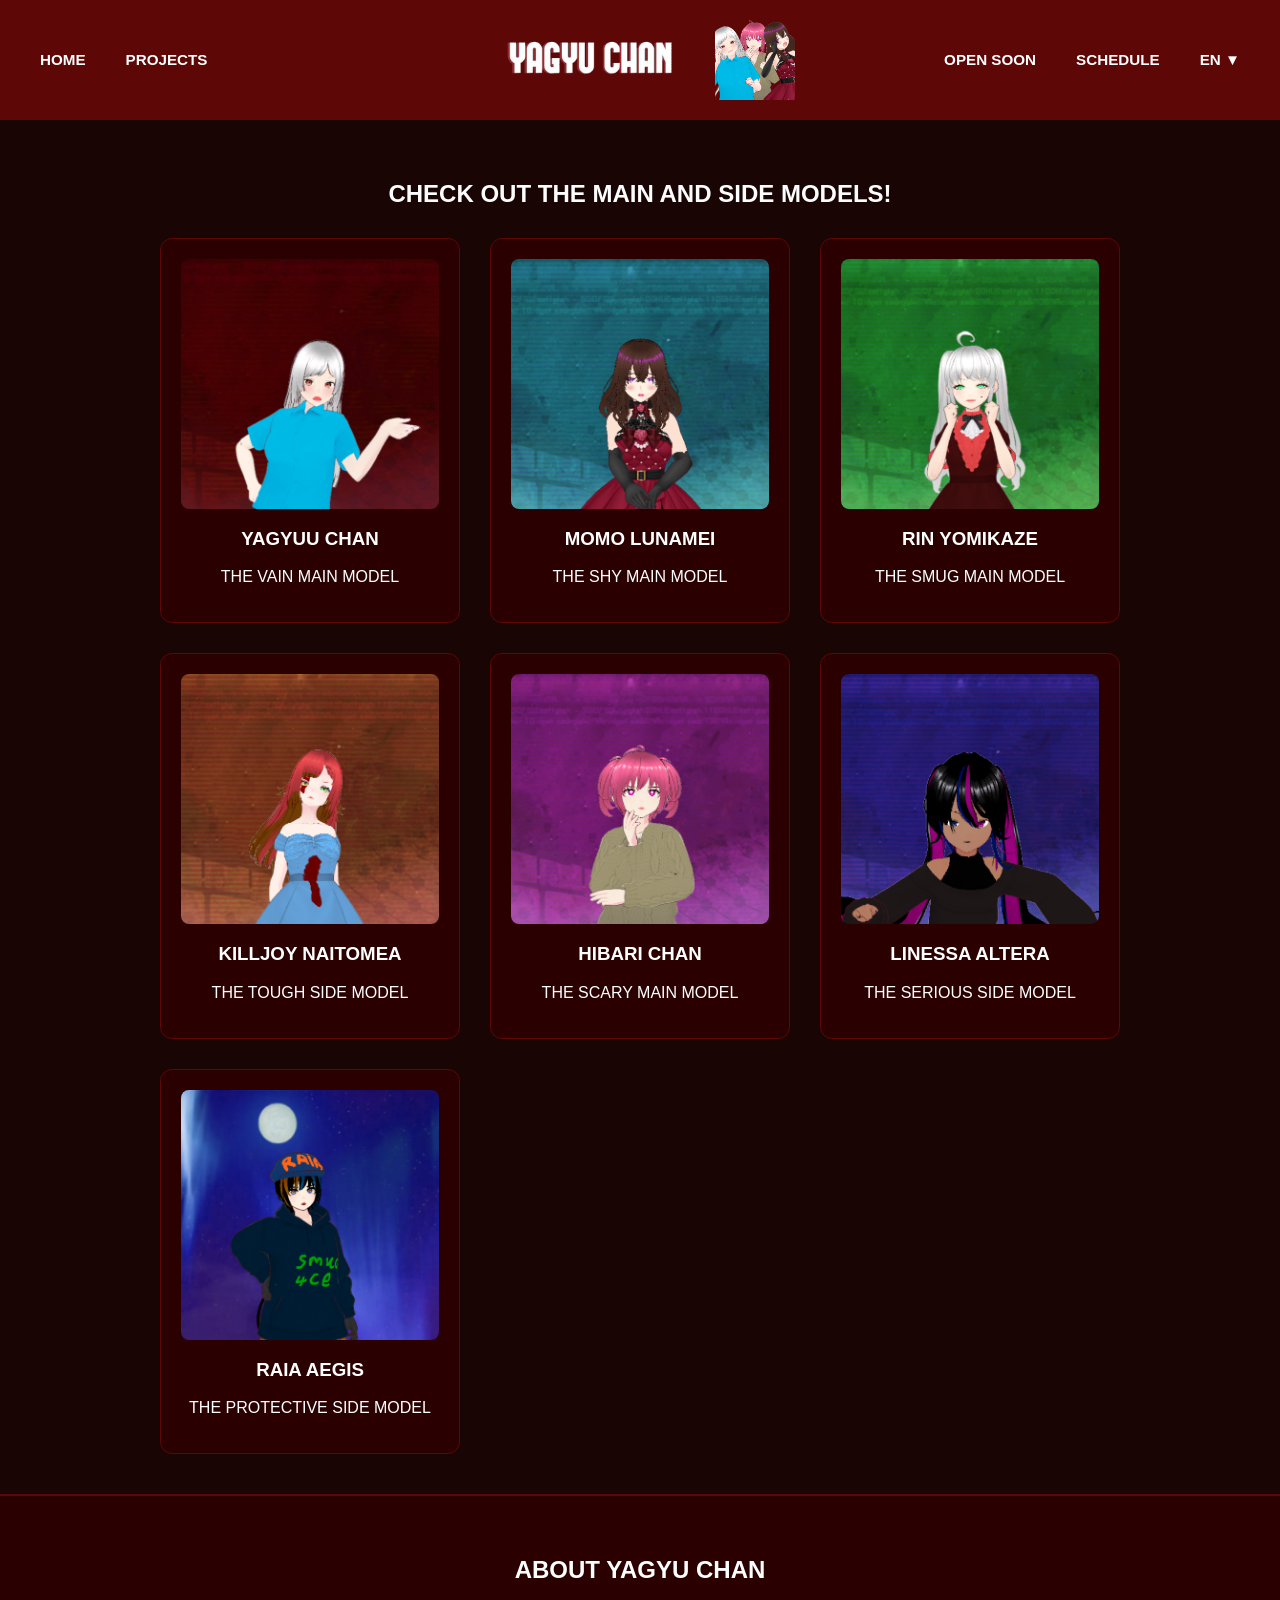
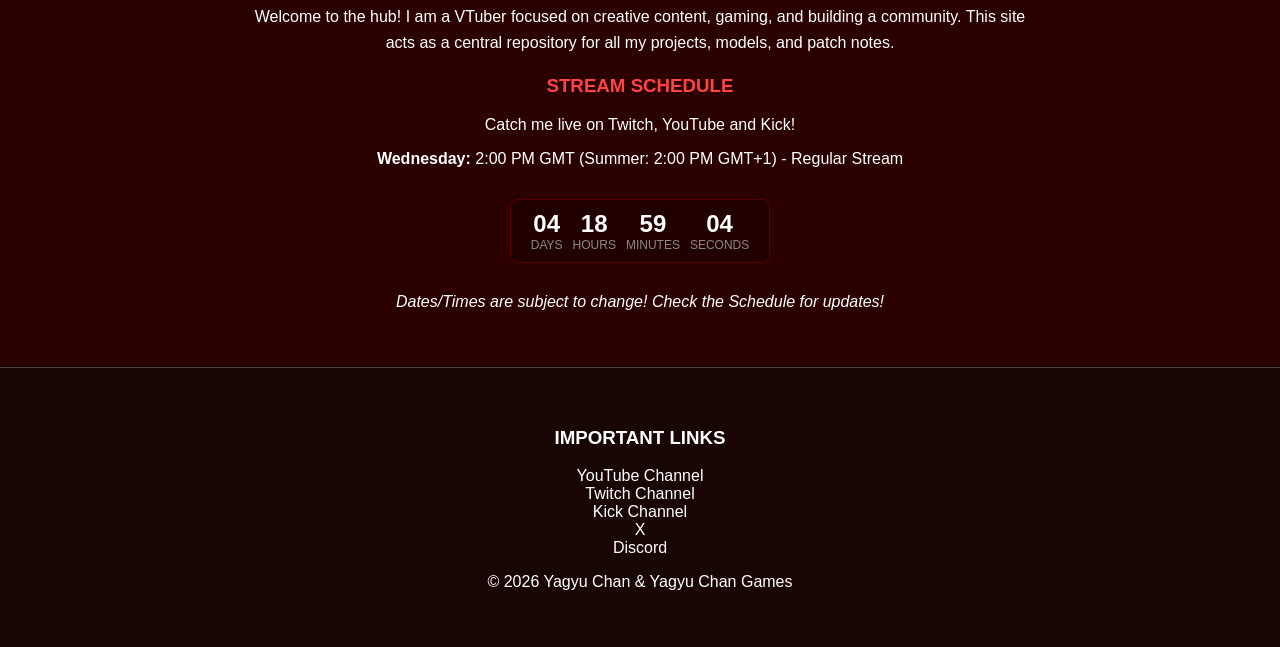
<file: index.html>
<!DOCTYPE html>
<html lang="en">
<head>
    <meta charset="UTF-8">
    <title>Home - Yagyu Chan</title>
    <link rel="stylesheet" href="style.css">
    <style>
        
        .schedule-countdown {
            margin: 15px auto;
            display: inline-flex;
            gap: 10px;
            background: rgba(30, 0, 0, 0.6);
            padding: 10px 20px;
            border-radius: 8px;
            border: 1px solid #5a0000;
        }
        .schedule-time-box {
            font-size: 0.75rem;
            color: #888;
            text-transform: uppercase;
        }
        .schedule-time-box span {
            display: block;
            font-size: 1.5rem;
            font-weight: bold;
            color: #ffffff;
        }
    </style>
</head>
<body>

<header>
    <nav class="nav-left">
        <ul>
            <li><a href="index.html">HOME</a></li>
            <li class="dropdown">
                <a href="#">PROJECTS</a>
                <ul class="dropdown-content">
                    <li><a href="https://yagyuchan.github.io/FightForFreedom/">Fight For Freedom</a></li>
                    <li><a href="models.html">Model Gallery</a></li>
                </ul>
            </li>
        </ul>
    </nav>

    <div class="branding">
        <a href="index.html" class="logo"><img src="Yagyu Chan.png" alt="Logo"></a>
        <div class="mascot-img"></div>
    </div>

    <nav class="nav-right">
        <ul>
            <li><a href="maintenance.html">OPEN SOON</a></li>
            <li><a href="https://calendar.google.com/calendar/u/0/embed?src=902b26a04947ad3a99c00103e57371efa73a3282f217838b615a7cbea26bfd91@group.calendar.google.com&ctz=Europe/London&pli=1">SCHEDULE</a></li>
            
            <li class="dropdown">
                <a href="#">EN ▼</a>
                <ul class="dropdown-content">
                    <li><a href="index.html">English</a></li>
                    <li><a href="jp/index.html">日本語</a></li>
                </ul>
            </li>
        </ul>
    </nav>
</header>

<section class="personalities">
    <h2 style="text-align: center;">CHECK OUT THE MAIN AND SIDE MODELS!</h2>
    <div class="grid">
        <div class="card">
            <img src="Yagyu.png" alt="Yagyu Chan">
            <h3>YAGYUU CHAN</h3>
            <p>THE VAIN MAIN MODEL</p>
            <div class="hidden-details" style="display:none;">
                <p>Japanese Name: 柳生 チャン</p>
				<p>Birthday: August 27th</p>
				<p>Personality: Serious and relaxed</p>
				<p>Likes: The thrill of play and chat</p>
				<p>Dislikes: Dishonesty</p>
				<p>Serious and a main face alongside Momo and Hibari. Danger walks every corner with her around.</p>
            </div>
        </div>
        <div class="card">
            <img src="Momo.png" alt="Momo Lunamei">
            <h3>MOMO LUNAMEI</h3>
            <p>THE SHY MAIN MODEL</p>
            <div class="hidden-details" style="display:none;">
                <p>Japanese Name: モモ・ルナメイ</p>
				<p>Birthday: December 15th</p>
				<p>Personality: Shy but hard working</p>
				<p>Likes: Victory and being adored</p>
				<p>Dislikes: Being shy and anger</p>
				<p>Shy and deadly! Her anger is to never be seen otherwise it can have destructive effects.</p>
            </div>
        </div>
        <div class="card">
            <img src="Rin.png" alt="Rin Yomikaze">
            <h3>RIN YOMIKAZE</h3>
            <p>THE SMUG MAIN MODEL</p>
            <div class="hidden-details" style="display:none;">
                <p>Japanese Name: リン・ヨミカズ</p>
				<p>Birthday: June 18th</p>
				<p>Personality: Smug and self-absorbed</p>
				<p>Likes: Her looks and fans</p>
				<p>Dislikes: Being outshined</p>
				<p>A materialistic and smug lady that hopes to one day become an idol and have fans of her own. Also a serving member of the Discord Server security squad Smug 4CE (Smug Force) alongside Raia Aegis.</p>
            </div>
        </div>
        <div class="card">
            <img src="Killjoy.png" alt="Killjoy Naitomea">
            <h3>KILLJOY NAITOMEA</h3>
            <p>THE TOUGH SIDE MODEL</p>
            <div class="hidden-details" style="display:none;">
                <p>Japanese Name: キルジョイ・ナイトメア</p>
				<p>Birthday: April 21st</p>
				<p>Personality: Angry and persistent</p>
				<p>Likes: Victory and being adored</p>
				<p>Dislikes: Cowardice</p>
				<p>Born in the art of war and raised by constant trials in her life she knows what it takes to win.</p>
            </div>
        </div>
        <div class="card">
            <img src="Hibari.png" alt="Hibari Chan">
            <h3>HIBARI CHAN</h3>
            <p>THE SCARY MAIN MODEL</p>
            <div class="hidden-details" style="display:none;">
                <p>Japanese Name: ひばり・チャン</p>
				<p>Birthday: October 2nd</p>
				<p>Personality: Unpredictable</p>
				<p>Likes: Chasing and eating Crickets</p>
				<p>Dislikes: losing</p>
				<p>Hibariphobia is not real... it can't be no it is too late Hibari is here and now all are scared!</p>
            </div>
        </div>
        <div class="card">
            <img src="Linessa.png" alt="Linessa Altera">
            <h3>LINESSA ALTERA</h3>
            <p>THE SERIOUS SIDE MODEL</p>
            <div class="hidden-details" style="display:none;">
                <p>Japanese Name: リネッサ・アルテラ</p>
				<p>Birthday: November 12th</p>
				<p>Personality: Loner and aggressive</p>
				<p>Likes: Sweets/Candy and Independence</p>
				<p>Dislikes: Teamwork</p>
				<p>Linessa enjoys hunting down rare opportunities but has a lot of trouble communicating them to others.</p>
            </div>
        </div>
		        <div class="card">
            <img src="Raia.png" alt="Raia Aegis">
            <h3>RAIA AEGIS</h3>
            <p>THE PROTECTIVE SIDE MODEL</p>
            <div class="hidden-details" style="display:none;">
                <p>Japanese Name: ライア・イージス</p>
				<p>Birthday: May 20th</p>
				<p>Personality: Protective and Weapon obsessed</p>
				<p>Likes: Weapons and protecting people</p>
				<p>Dislikes: Being Outsmarted</p>
				<p>Raia is themed after the RaidProtect bot in my server and is one of the serving members of Smug Force alongside Rin Yomikaze.</p>
            </div>
        </div>
    </div>
</section>

<section id="about" style="padding: 40px; background: #2a0000; text-align: center; border-top: 2px solid #5d0707;">
    <h2>ABOUT YAGYU CHAN</h2>
    <p style="max-width: 800px; margin: 0 auto 20px auto; line-height: 1.6;">
        Welcome to the hub! I am a VTuber focused on creative content, gaming, and 
        building a community. This site acts as a central repository for all my 
        projects, models, and patch notes.
    </p>

    <h3 style="color: #ff4444;">STREAM SCHEDULE</h3>
    <p>Catch me live on Twitch, YouTube and Kick!</p>
    <ul style="list-style: none; padding: 0;">
        <li><strong>Wednesday:</strong> 2:00 PM GMT (Summer: 2:00 PM GMT+1) - Regular Stream</li>
    </ul>

    
    <div class="schedule-countdown" id="streamCountdown">
        <div class="schedule-time-box"><span id="s-days">00</span>Days</div>
        <div class="schedule-time-box"><span id="s-hours">00</span>Hours</div>
        <div class="schedule-time-box"><span id="s-minutes">00</span>Minutes</div>
        <div class="schedule-time-box"><span id="s-seconds">00</span>Seconds</div>
    </div>

    <p style="margin-top: 15px;"><em>Dates/Times are subject to change! Check the Schedule for updates!</em></p>
</section>

<footer>
    <div>
        <h3>IMPORTANT LINKS</h3>
        <p>
            <a href="https://www.youtube.com/@YagyuChanVT">YouTube Channel</a><br>
            <a href="https://www.twitch.tv/yagyuchanvt">Twitch Channel</a><br>
            <a href="https://kick.com/yagyuchanvt">Kick Channel</a><br>
			<a href="https://x.com/YagyuChanVT">X</a><br>
			<a href="https://discord.gg/vSHW7xh">Discord</a><br>
        </p>
		
		<p> &copy; 2026 Yagyu Chan & Yagyu Chan Games </p>
    </div>
</footer>

<div id="characterModal" class="modal">
    <div class="modal-content">
        <span class="close">&times;</span>
        <h2 id="modalTitle"></h2>
        <p id="modalDesc"></p>
        <div id="modalExtra"></div>
    </div>
</div>

<script>
    
    const modal = document.getElementById("characterModal");
    const modalTitle = document.getElementById("modalTitle");
    const modalDesc = document.getElementById("modalDesc");
    const modalExtra = document.getElementById("modalExtra");
    const closeBtn = document.querySelector(".close");

    document.querySelectorAll(".card").forEach(card => {
        card.addEventListener("click", () => {
            modalTitle.innerText = card.querySelector("h3").innerText;
            modalDesc.innerText = card.querySelector("p").innerText;
            const extra = card.querySelector(".hidden-details");
            modalExtra.innerHTML = extra ? extra.innerHTML : "";
            modal.style.display = "block";
        });
    });

    closeBtn.onclick = () => modal.style.display = "none";
    window.onclick = (event) => { if (event.target == modal) modal.style.display = "none"; }

    
    function getNextStreamTime(targetDayOfWeek, targetHour, targetMinute) {
        const now = new Date();
        const result = new Date(Date.UTC(
            now.getUTCFullYear(),
            now.getUTCMonth(),
            now.getUTCDate(),
            targetHour,
            targetMinute,
            0, 0
        ));

        let dayOfWeek = result.getUTCDay();
        let daysUntil = (targetDayOfWeek - dayOfWeek + 7) % 7;

        
        if (daysUntil === 0 && now.getTime() >= result.getTime()) {
            daysUntil = 7;
        }

        result.setUTCDate(result.getUTCDate() + daysUntil);
        return result.getTime();
    }

    document.addEventListener("DOMContentLoaded", function() {
        
        const nextStream = getNextStreamTime(3, 14, 0);

        function updateStreamCountdown() {
            const now = Date.now();
            const distance = nextStream - now;

            if (distance < 0) {
                document.getElementById("streamCountdown").innerHTML = "<h3 style='color: #ff4d4d; margin: 0;'>STREAM IS LIVE!</h3>";
                return;
            }

            const days = Math.floor(distance / (1000 * 60 * 60 * 24));
            const hours = Math.floor((distance % (1000 * 60 * 60 * 24)) / (1000 * 60 * 60));
            const minutes = Math.floor((distance % (1000 * 60 * 60)) / (1000 * 60));
            const seconds = Math.floor((distance % (1000 * 60)) / 1000);

            document.getElementById("s-days").innerText = String(days).padStart(2, '0');
            document.getElementById("s-hours").innerText = String(hours).padStart(2, '0');
            document.getElementById("s-minutes").innerText = String(minutes).padStart(2, '0');
            document.getElementById("s-seconds").innerText = String(seconds).padStart(2, '0');
        }

        updateStreamCountdown();
        setInterval(updateStreamCountdown, 1000);
    });
</script>

</body>
</html>
</file>
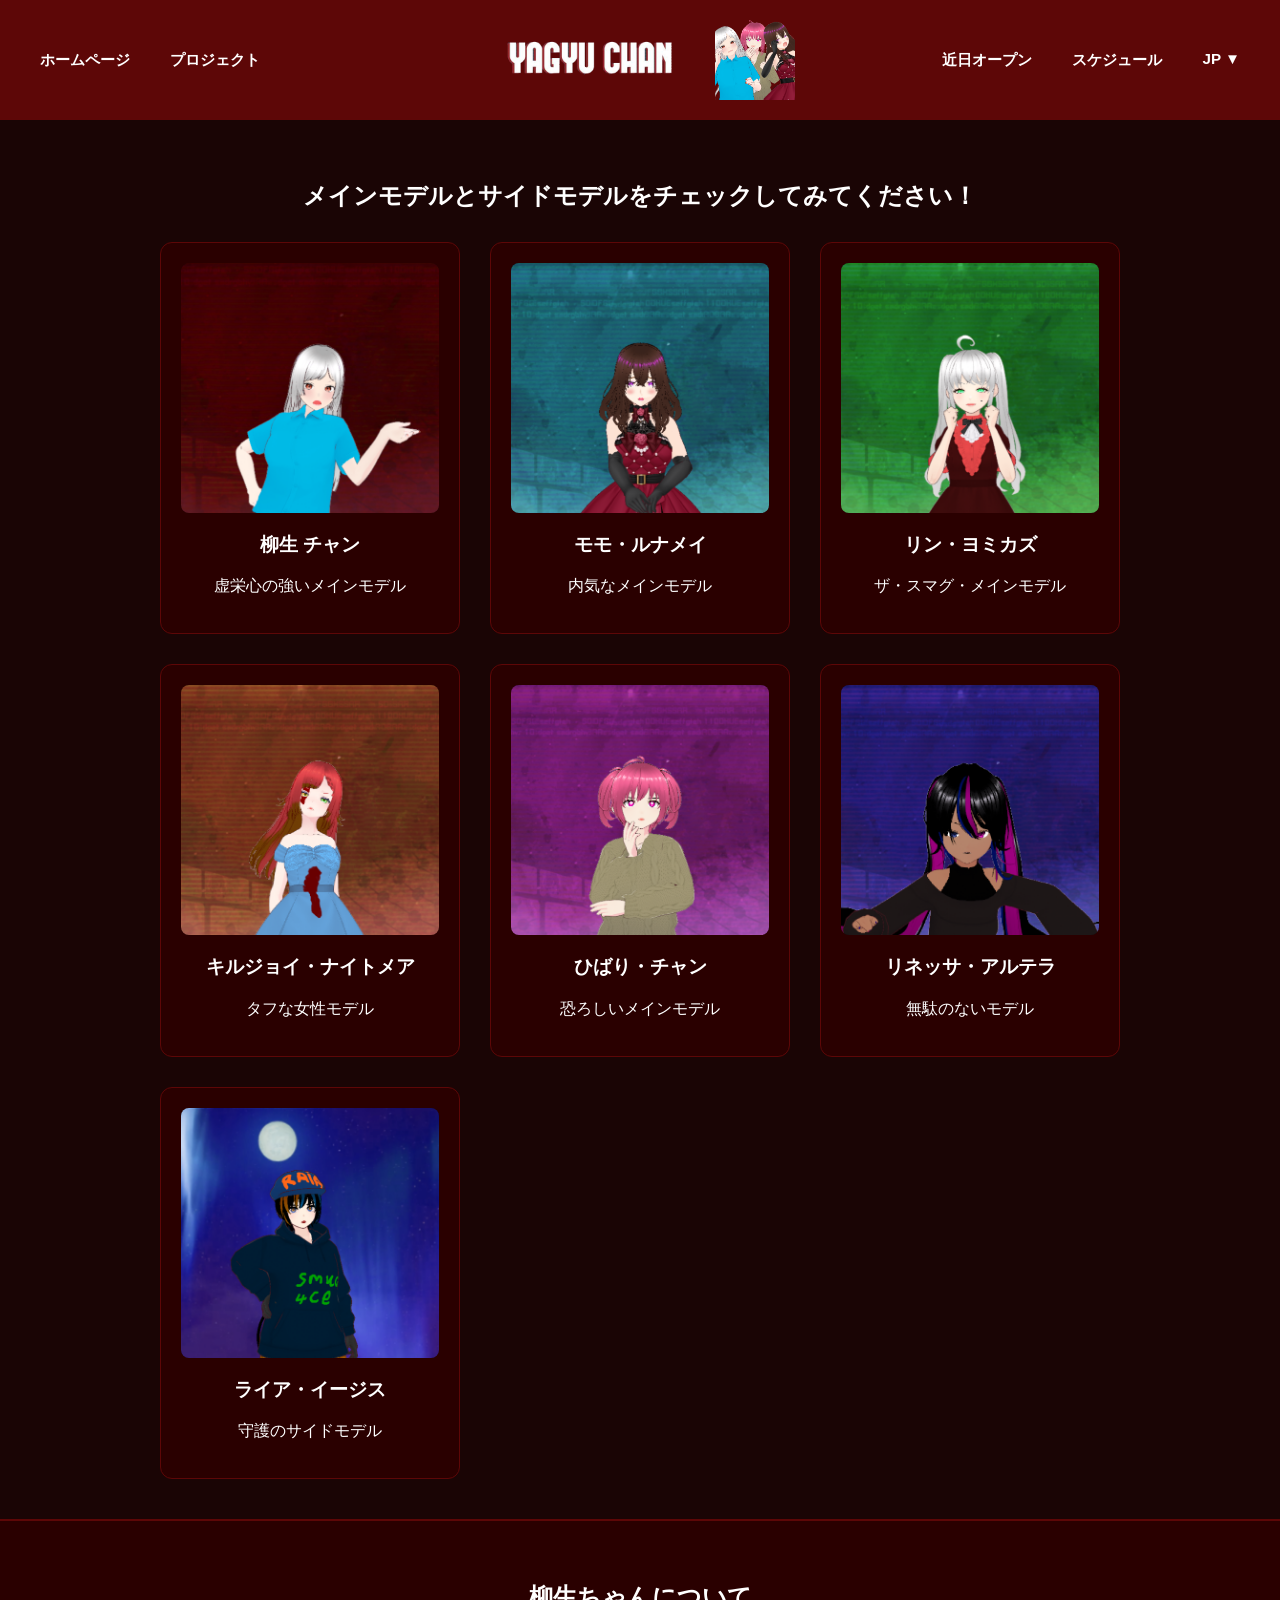
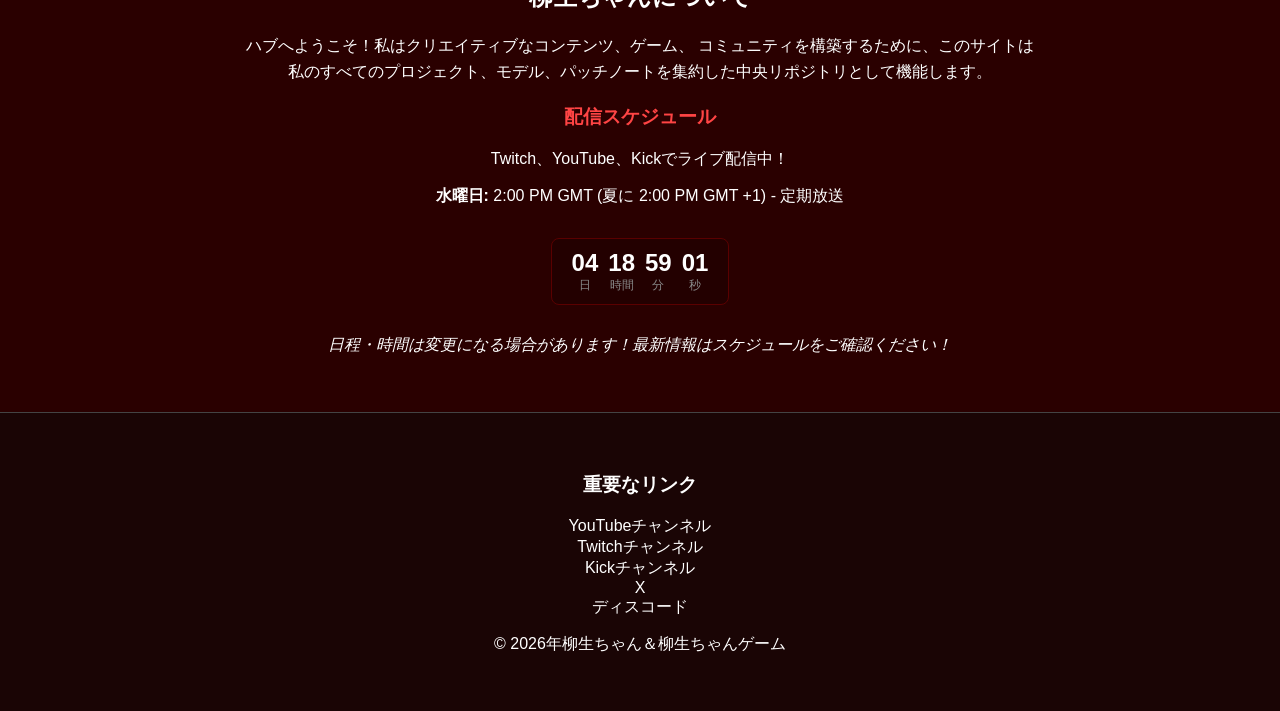
<file: jp/index.html>
<!DOCTYPE html>
<html lang="jp">
<head>
    <meta charset="UTF-8">
    <title>ホームページ - 柳生 チャン</title>
    <link rel="stylesheet" href="style.css">
    <style>
        
        .schedule-countdown {
            margin: 15px auto;
            display: inline-flex;
            gap: 10px;
            background: rgba(30, 0, 0, 0.6);
            padding: 10px 20px;
            border-radius: 8px;
            border: 1px solid #5a0000;
        }
        .schedule-time-box {
            font-size: 0.75rem;
            color: #888;
            text-transform: uppercase;
        }
        .schedule-time-box span {
            display: block;
            font-size: 1.5rem;
            font-weight: bold;
            color: #ffffff;
        }
    </style>
</head>
<body>

<header>
    <nav class="nav-left">
        <ul>
            <li><a href="index.html">ホームページ</a></li>
            <li class="dropdown">
                <a href="#">プロジェクト</a>
                <ul class="dropdown-content">
                    <li><a href="https://yagyuchan.github.io/FightForFreedom/jp/">自由のために戦え</a></li>
                    <li><a href="models.html">モデルギャラリー</a></li>
                </ul>
            </li>
        </ul>
    </nav>

    <div class="branding">
        <a href="index.html" class="logo"><img src="Yagyu Chan.png" alt="Logo"></a>
        <div class="mascot-img"></div>
    </div>

    <nav class="nav-right">
        <ul>
            <li><a href="maintenance.html">近日オープン</a></li>
            <li><a href="https://calendar.google.com/calendar/u/0/embed?src=902b26a04947ad3a99c00103e57371efa73a3282f217838b615a7cbea26bfd91@group.calendar.google.com&ctz=Europe/London&pli=1">スケジュール</a></li>
            
            <li class="dropdown">
                <a href="#">JP ▼</a>
                <ul class="dropdown-content">
                    <li><a href="../index.html">English</a></li>
                    <li><a href="index.html">日本語</a></li>
                </ul>
            </li>
        </ul>
    </nav>
</header>

<section class="personalities">
    <h2 style="text-align: center;">メインモデルとサイドモデルをチェックしてみてください！</h2>
    <div class="grid">
        <div class="card">
            <img src="../Yagyu.png" alt="Yagyu Chan">
            <h3>柳生 チャン</h3>
            <p>虚栄心の強いメインモデル</p>
            <div class="hidden-details" style="display:none;">
                <p>英語名: Yagyuu Chan</p>
				<p>誕生日：8月27日</p>
				<p>性格：真面目で穏やか</p>
				<p>好きなこと：遊びと会話のスリル</p>
				<p>嫌いなもの：不正直</p>
				<p>真面目な性格で、モモやヒバリと並ぶ主要人物。彼女がいると、あらゆる場所に危険が潜んでいる。</p>
            </div>
        </div>
        <div class="card">
            <img src="../Momo.png" alt="Momo Lunamei">
            <h3>モモ・ルナメイ</h3>
            <p>内気なメインモデル</p>
            <div class="hidden-details" style="display:none;">
                <p>英語名: Momo Lunamei</p>
				<p>誕生日：12月15日</p>
				<p>性格：内気だが勤勉</p>
				<p>好きなもの：勝利と崇拝されること</p>
				<p>嫌いなこと：内気なことと怒りっぽいこと</p>
				<p>内気で恐ろしい！彼女の怒りは決して見せてはならない。さもなければ、破壊的な影響を及ぼすだろう。</p>
            </div>
        </div>
        <div class="card">
            <img src="../Rin.png" alt="Rin Yomikaze">
            <h3>リン・ヨミカズ</h3>
            <p>ザ・スマグ・メインモデル</p>
            <div class="hidden-details" style="display:none;">
                <p>英語名: Rin Yomikaze</p>
				<p>誕生日：6月18日</p>
				<p>性格：うぬぼれが強く、自己中心的</p>
				<p>好きなもの：彼女の容姿とファン</p>
				<p>嫌いなこと：目立たないこと</p>
				<p>彼女は、いつかアイドルになって自分のファンを持つことを夢見ている、物質主義で自己満足な女性です。また、ライア・イージスと共に、Discordサーバーのセキュリティ部隊「Smug 4CE（スマグ・フォース）」の一員としても活動中。</p>
            </div>
        </div>
        <div class="card">
            <img src="../Killjoy.png" alt="Killjoy Naitomea">
            <h3>キルジョイ・ナイトメア</h3>
            <p>タフな女性モデル</p>
            <div class="hidden-details" style="display:none;">
                <p>英語名: Killjoy Naitomea</p>
				<p>誕生日：4月21日</p>
				<p>性格：怒りっぽく、しつこい</p>
				<p>好きなもの：勝利と崇拝されること</p>
				<p>嫌いなもの：臆病さ</p>
				<p>生まれながらにして兵法の世界に身を置き、人生における絶え間ない試練の中で育った彼女は、勝利するために何が必要かを知っている。</p>
            </div>
        </div>
        <div class="card">
            <img src="../Hibari.png" alt="Hibari Chan">
            <h3>ひばり・チャン</h3>
            <p>恐ろしいメインモデル</p>
            <div class="hidden-details" style="display:none;">
                <p>英語名: Hibari Chan</p>
				<p>誕生日：10月2日</p>
				<p>性格：予測不可能</p>
				<p>好きなこと：コオロギを追いかけて食べること</p>
				<p>嫌いなこと：負けること</p>
				<p>ひばり恐怖症は現実ではない…そんなはずはない、もう遅い、ひばりがここにいる、そして今、みんなが怖がっている！</p>
            </div>
        </div>
        <div class="card">
            <img src="../Linessa.png" alt="Linessa Altera">
            <h3>リネッサ・アルテラ</h3>
            <p>無駄のないモデル</p>
            <div class="hidden-details" style="display:none;">
                <p>英語名: Linessa Altera</p>
				<p>誕生日：11月12日</p>
				<p>性格：孤独を好み、攻撃的</p>
				<p>好きなもの：甘いもの／キャンディー、そして自立心</p>
				<p>嫌いなもの：チームワーク</p>
				<p>リネッサは珍しい機会を探し出すのが好きだが、それを他人に伝えるのが苦手だ。</p>
            </div>
        </div>
		        <div class="card">
            <img src="../Raia.png" alt="Raia Aegis">
            <h3>ライア・イージス</h3>
            <p>守護のサイドモデル</p>
            <div class="hidden-details" style="display:none;">
                <p>英語名: Raia Aegis</p>
				<p>誕生日：5月20日</p>
				<p>性格：守護心と武器への執着心が強い</p>
				<p>好きなもの：武器、人を守ること</p>
				<p>嫌いなもの：出し抜かれること</p>
				<p>ライア・イージスは、私のサーバーのRaidProtectボットをモチーフにしており、リン・ヨミカゼと共に、セキュリティ部隊「Smug 4CE（スマグ・フォース）」の一員として活動しています。</p>
            </div>
        </div>
    </div>
</section>

<section id="about" style="padding: 40px; background: #2a0000; text-align: center; border-top: 2px solid #5d0707;">
    <h2>柳生ちゃんについて</h2>
    <p style="max-width: 800px; margin: 0 auto 20px auto; line-height: 1.6;">
        ハブへようこそ！私はクリエイティブなコンテンツ、ゲーム、
        コミュニティを構築するために、このサイトは私のすべてのプロジェクト、モデル、パッチノートを集約した中央リポジトリとして機能します。
    </p>

    <h3 style="color: #ff4444;">配信スケジュール</h3>
    <p>Twitch、YouTube、Kickでライブ配信中！</p>
    <ul style="list-style: none; padding: 0;">
        <li><strong>水曜日:</strong> 2:00 PM GMT (夏に 2:00 PM GMT +1) - 定期放送</li>
    </ul>

    
    <div class="schedule-countdown" id="streamCountdown">
        <div class="schedule-time-box"><span id="s-days">00</span>日</div>
        <div class="schedule-time-box"><span id="s-hours">00</span>時間</div>
        <div class="schedule-time-box"><span id="s-minutes">00</span>分</div>
        <div class="schedule-time-box"><span id="s-seconds">00</span>秒</div>
    </div>

    <p style="margin-top: 15px;"><em>日程・時間は変更になる場合があります！最新情報はスケジュールをご確認ください！</em></p>
</section>

<footer>
    <div>
        <h3>重要なリンク</h3>
        <p>
            <a href="https://www.youtube.com/@YagyuChanVT">YouTubeチャンネル</a><br>
            <a href="https://www.twitch.tv/yagyuchanvt">Twitchチャンネル</a><br>
            <a href="https://kick.com/yagyuchanvt">Kickチャンネル</a><br>
			<a href="https://x.com/YagyuChanVT">X</a><br>
			<a href="https://discord.gg/vSHW7xh">ディスコード</a><br>
        </p>
		
		<p> &copy; 2026年柳生ちゃん＆柳生ちゃんゲーム </p>
    </div>
</footer>

<div id="characterModal" class="modal">
    <div class="modal-content">
        <span class="close">&times;</span>
        <h2 id="modalTitle"></h2>
        <p id="modalDesc"></p>
        <div id="modalExtra"></div>
    </div>
</div>

<script>
    const modal = document.getElementById("characterModal");
    const modalTitle = document.getElementById("modalTitle");
    const modalDesc = document.getElementById("modalDesc");
    const modalExtra = document.getElementById("modalExtra");
    const closeBtn = document.querySelector(".close");

    document.querySelectorAll(".card").forEach(card => {
        card.addEventListener("click", () => {
            modalTitle.innerText = card.querySelector("h3").innerText;
            modalDesc.innerText = card.querySelector("p").innerText;
            const extra = card.querySelector(".hidden-details");
            modalExtra.innerHTML = extra ? extra.innerHTML : "";
            modal.style.display = "block";
        });
    });

    closeBtn.onclick = () => modal.style.display = "none";
    window.onclick = (event) => { if (event.target == modal) modal.style.display = "none"; }

    
    function getNextStreamTime(targetDayOfWeek, targetHour, targetMinute) {
        const now = new Date();
        const result = new Date(Date.UTC(
            now.getUTCFullYear(),
            now.getUTCMonth(),
            now.getUTCDate(),
            targetHour,
            targetMinute,
            0, 0
        ));

        let dayOfWeek = result.getUTCDay();
        let daysUntil = (targetDayOfWeek - dayOfWeek + 7) % 7;

        if (daysUntil === 0 && now.getTime() >= result.getTime()) {
            daysUntil = 7;
        }

        result.setUTCDate(result.getUTCDate() + daysUntil);
        return result.getTime();
    }

    document.addEventListener("DOMContentLoaded", function() {
        const nextStream = getNextStreamTime(3, 14, 0);

        function updateStreamCountdown() {
            const now = Date.now();
            const distance = nextStream - now;

            if (distance < 0) {
                document.getElementById("streamCountdown").innerHTML = "<h3 style='color: #ff4d4d; margin: 0;'>配信中！</h3>";
                return;
            }

            const days = Math.floor(distance / (1000 * 60 * 60 * 24));
            const hours = Math.floor((distance % (1000 * 60 * 60 * 24)) / (1000 * 60 * 60));
            const minutes = Math.floor((distance % (1000 * 60 * 60)) / (1000 * 60));
            const seconds = Math.floor((distance % (1000 * 60)) / 1000);

            document.getElementById("s-days").innerText = String(days).padStart(2, '0');
            document.getElementById("s-hours").innerText = String(hours).padStart(2, '0');
            document.getElementById("s-minutes").innerText = String(minutes).padStart(2, '0');
            document.getElementById("s-seconds").innerText = String(seconds).padStart(2, '0');
        }

        updateStreamCountdown();
        setInterval(updateStreamCountdown, 1000);
    });
</script>

</body>
</html>
</file>
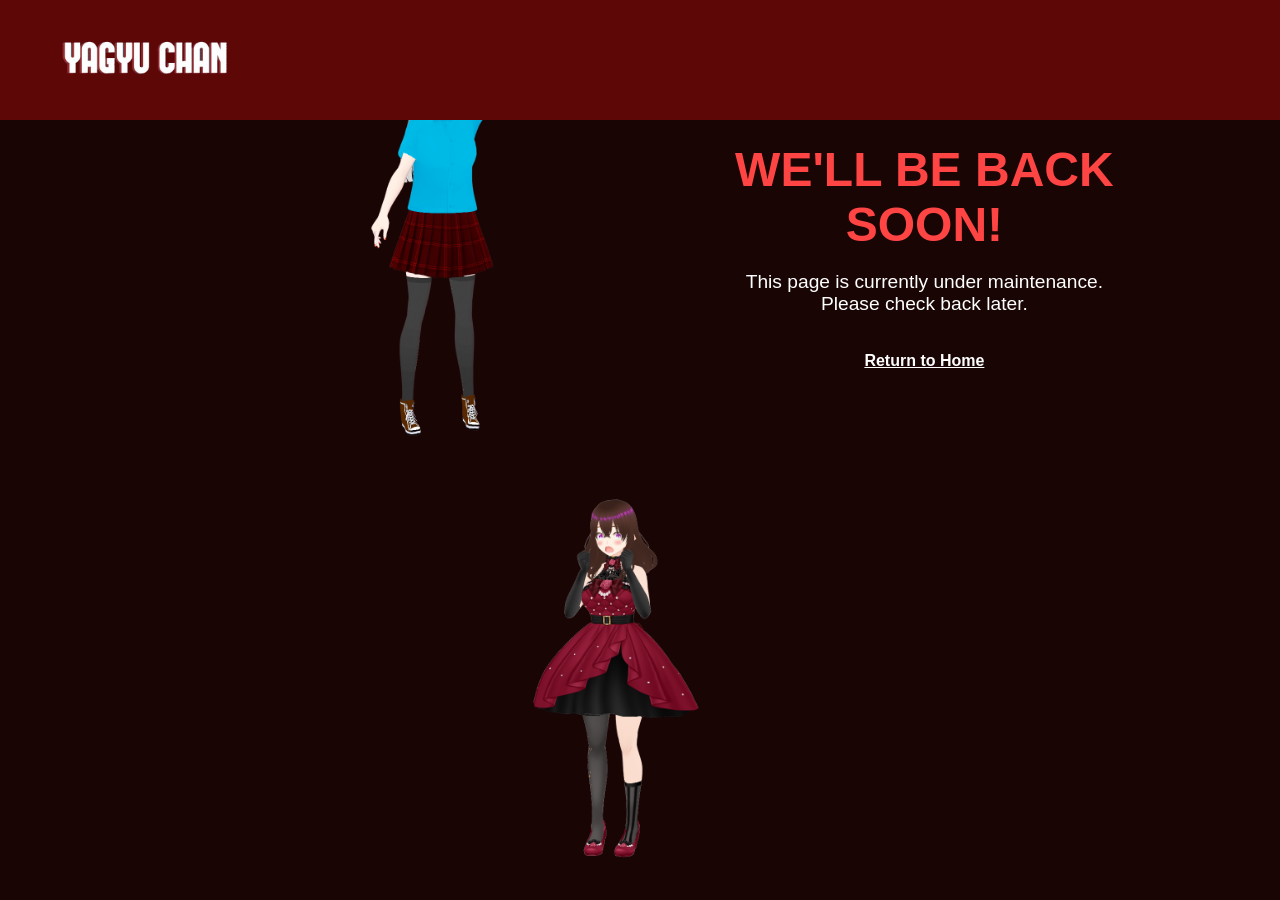
<file: maintenance.html>
<!DOCTYPE html>
<html lang="en">
<head>
    <meta charset="UTF-8">
    <title>Under Maintenance - Yagyu Chan</title>
    <link rel="stylesheet" href="style.css">
</head>
<body style="display: flex; flex-direction: column; min-height: 100vh; justify-content: center; align-items: center;">

    <header style="width: 100%; position: absolute; top: 0;">
        <a href="index.html" class="logo"><img src="Yagyu Chan.png" alt="Yagyu Chan Logo"></a>
    </header>

<main style="display: flex; align-items: center; justify-content: center; gap: 20px; padding: 40px; flex-wrap: wrap;">
    <img src="yagyu maint.png" alt="Left Character" style="max-height: 400px; border-radius: 8px;">

    <div style="text-align: center; max-width: 400px;">
        <h1 style="font-size: 3em; color: #ff4444; margin-bottom: 10px;">WE'LL BE BACK SOON!</h1>
        <p style="font-size: 1.2em;">This page is currently under maintenance. Please check back later.</p>
        <br>
        <a href="index.html" style="color: white; font-weight: bold; text-decoration: underline;">Return to Home</a>
    </div>

    <img src="momo maint.png" alt="Right Character" style="max-height: 400px; border-radius: 8px;">
</main>

</body>
</html>
</file>
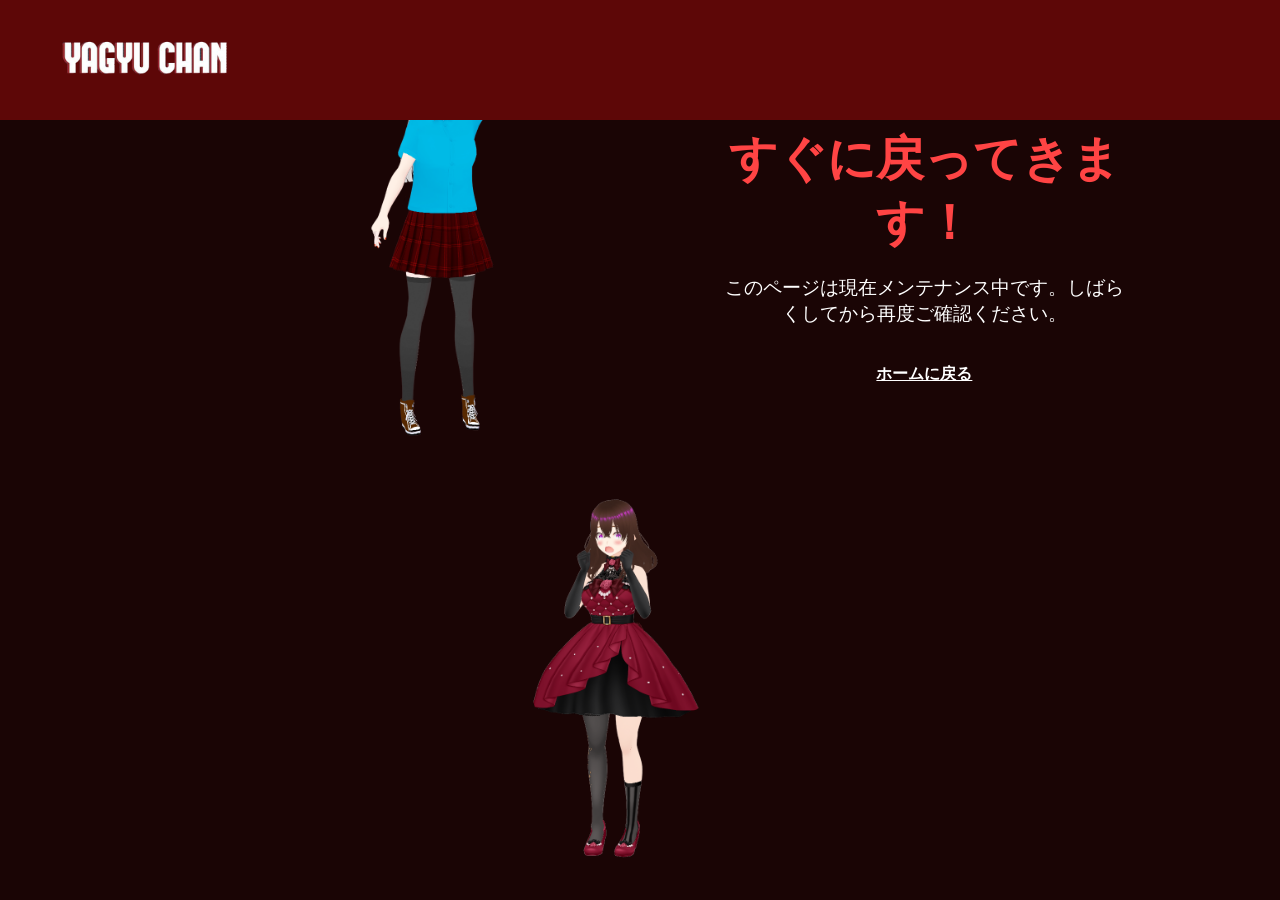
<file: jp/maintenance.html>
<!DOCTYPE html>
<html lang="jp">
<head>
    <meta charset="UTF-8">
    <title>メンテナンス中 | 柳生 チャン</title>
    <link rel="stylesheet" href="style.css">
</head>
<body style="display: flex; flex-direction: column; min-height: 100vh; justify-content: center; align-items: center;">

    <header style="width: 100%; position: absolute; top: 0;">
        <a href="index.html" class="logo"><img src="Yagyu Chan.png" alt="Yagyu Chan Logo"></a>
    </header>

<main style="display: flex; align-items: center; justify-content: center; gap: 20px; padding: 40px; flex-wrap: wrap;">
    <img src="yagyu maint.png" alt="Left Character" style="max-height: 400px; border-radius: 8px;">

    <div style="text-align: center; max-width: 400px;">
        <h1 style="font-size: 3em; color: #ff4444; margin-bottom: 10px;">すぐに戻ってきます！</h1>
        <p style="font-size: 1.2em;">このページは現在メンテナンス中です。しばらくしてから再度ご確認ください。</p>
        <br>
        <a href="index.html" style="color: white; font-weight: bold; text-decoration: underline;">ホームに戻る</a>
    </div>

    <img src="momo maint.png" alt="Right Character" style="max-height: 400px; border-radius: 8px;">
</main>

</body>
</html>
</file>
<file: style.css>
/* --- Base Site Styles --- */
body { background-color: #1a0505; color: white; font-family: sans-serif; margin: 0; }

/* --- Fixed 3-Column Header (Grid) --- */
header {
    background-color: #5d0707;
    padding: 10px 40px;
    display: grid;
    grid-template-columns: minmax(auto, 1fr) auto minmax(auto, 1fr); 
    align-items: center;
    height: 120px;
    width: 100%;
    box-sizing: border-box;
}

.nav-left { display: flex; justify-content: flex-start; }
.nav-right { display: flex; justify-content: flex-end; }

.branding {
    display: flex;
    align-items: center;
    gap: 20px;
    justify-content: center;
    margin: 0 30px;
}

.mascot-img {
    width: 80px; height: 80px;
    background-image: url('mascot.png');
    background-size: contain;
    background-repeat: no-repeat;
    background-position: center;
}

.logo img { height: 70px; width: auto; }

/* --- Navigation & Dropdown --- */
nav ul { list-style: none; display: flex; gap: 40px; margin: 0; padding: 0; white-space: nowrap; }
nav a { color: white; text-decoration: none; font-weight: bold; font-size: 0.95em; }

.dropdown { position: relative; cursor: pointer; }
.dropdown-content { 
    display: none; 
    position: absolute; 
    top: 100%; 
    left: 0; 
    background-color: #5d0707; 
    padding: 10px; 
    list-style: none;
    min-width: 150px;
    z-index: 1000;
    border-radius: 0 0 8px 8px;
    margin: 0;
    opacity: 0;
    visibility: hidden;
    transform: translateY(-10px);
    transition: all 0.3s ease; 
}
.dropdown:hover .dropdown-content { 
    display: block;
    opacity: 1;
    visibility: visible;
    transform: translateY(0);
}

/* --- Streamer/Model Cards --- */
.personalities { text-align: center; padding: 40px; }
.grid { 
    display: grid; 
    grid-template-columns: repeat(auto-fit, minmax(250px, 300px)); 
    gap: 30px; 
    justify-content: center; 
    margin-top: 30px; 
}
.card { 
    background: #2a0000; padding: 20px; border: 1px solid #5d0707; 
    border-radius: 12px; cursor: pointer; transition: transform 0.3s;
    text-align: center;
}
.card:hover { border-color: #ff4444; transform: translateY(-5px); }
.card img { 
    width: 100%; height: 250px; object-fit: cover; object-position: top;
    border-radius: 8px; background-color: #1a0505; display: block; margin-bottom: 15px; 
}

/* --- Modal Styles --- */
.modal {
    display: none; 
    position: fixed; 
    z-index: 2000; 
    left: 0;
    top: 0;
    width: 100%;
    height: 100%;
    background-color: rgba(0, 0, 0, 0.85);
}
.modal-content {
    background-color: #2a0000;
    margin: 10% auto;
    padding: 30px;
    border: 1px solid #5d0707;
    width: 80%;
    max-width: 500px;
    border-radius: 12px;
    position: relative;
    color: white;
}
.close {
    position: absolute;
    right: 20px;
    top: 10px;
    font-size: 28px;
    font-weight: bold;
    cursor: pointer;
    color: #ff4444;
}

#outfitDisplay {
    width: 100%;
    max-height: 75vh;
    object-fit: contain;
    border-radius: 8px;
    display: block;
    margin: 0 auto;
}

.modal-nav {
    display: flex;
    justify-content: center;
    gap: 20px;
    margin-top: 15px;
}

.modal-nav button {
    background-color: #4a0e0e;
    color: white;
    border: 1px solid #ff4d4d;
    padding: 8px 20px;
    cursor: pointer;
    border-radius: 5px;
    font-weight: bold;
}

.modal-nav button:hover {
    background-color: #ff4d4d;
}
/* --- Footer Styles --- */
footer { padding: 40px; border-top: 1px solid #444; text-align: center; }
footer a { color: white; text-decoration: none; }
</file>
<file: jp/style.css>
/* --- Base Site Styles --- */
body { background-color: #1a0505; color: white; font-family: sans-serif; margin: 0; }

/* --- Fixed 3-Column Header (Grid) --- */
header {
    background-color: #5d0707;
    padding: 10px 40px;
    display: grid;
    grid-template-columns: minmax(auto, 1fr) auto minmax(auto, 1fr); 
    align-items: center;
    height: 120px;
    width: 100%;
    box-sizing: border-box;
}

.nav-left { display: flex; justify-content: flex-start; }
.nav-right { display: flex; justify-content: flex-end; }

.branding {
    display: flex;
    align-items: center;
    gap: 20px;
    justify-content: center;
    margin: 0 30px;
}

.mascot-img {
    width: 80px; height: 80px;
    background-image: url('mascot.png');
    background-size: contain;
    background-repeat: no-repeat;
    background-position: center;
}

.logo img { height: 70px; width: auto; }

/* --- Navigation & Dropdown --- */
nav ul { list-style: none; display: flex; gap: 40px; margin: 0; padding: 0; white-space: nowrap; }
nav a { color: white; text-decoration: none; font-weight: bold; font-size: 0.95em; }

.dropdown { position: relative; cursor: pointer; }
.dropdown-content { 
    display: none; 
    position: absolute; 
    top: 100%; 
    left: 0; 
    background-color: #5d0707; 
    padding: 10px; 
    list-style: none;
    min-width: 150px;
    z-index: 1000;
    border-radius: 0 0 8px 8px;
    margin: 0;
    opacity: 0;
    visibility: hidden;
    transform: translateY(-10px);
    transition: all 0.3s ease; 
}
.dropdown:hover .dropdown-content { 
    display: block;
    opacity: 1;
    visibility: visible;
    transform: translateY(0);
}

/* --- Streamer/Model Cards --- */
.personalities { text-align: center; padding: 40px; }
.grid { 
    display: grid; 
    grid-template-columns: repeat(auto-fit, minmax(250px, 300px)); 
    gap: 30px; 
    justify-content: center; 
    margin-top: 30px; 
}
.card { 
    background: #2a0000; padding: 20px; border: 1px solid #5d0707; 
    border-radius: 12px; cursor: pointer; transition: transform 0.3s;
    text-align: center;
}
.card:hover { border-color: #ff4444; transform: translateY(-5px); }
.card img { 
    width: 100%; height: 250px; object-fit: cover; object-position: top;
    border-radius: 8px; background-color: #1a0505; display: block; margin-bottom: 15px; 
}

/* --- Modal Styles --- */
.modal {
    display: none; 
    position: fixed; 
    z-index: 2000; 
    left: 0;
    top: 0;
    width: 100%;
    height: 100%;
    background-color: rgba(0, 0, 0, 0.85);
}
.modal-content {
    background-color: #2a0000;
    margin: 10% auto;
    padding: 30px;
    border: 1px solid #5d0707;
    width: 80%;
    max-width: 500px;
    border-radius: 12px;
    position: relative;
    color: white;
}
.close {
    position: absolute;
    right: 20px;
    top: 10px;
    font-size: 28px;
    font-weight: bold;
    cursor: pointer;
    color: #ff4444;
}

/* --- Footer Styles --- */
footer { padding: 40px; border-top: 1px solid #444; text-align: center; }
footer a { color: white; text-decoration: none; }
</file>
